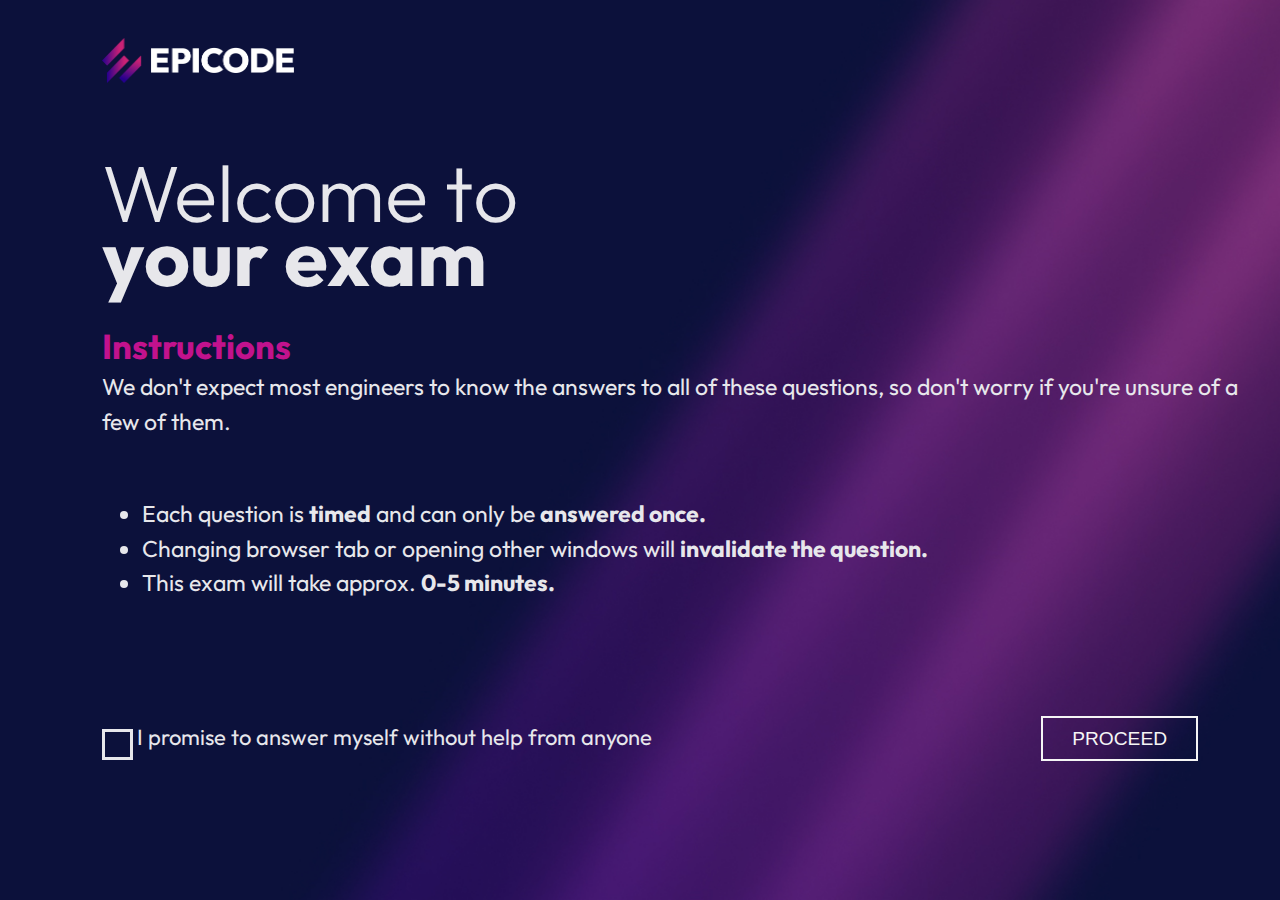
<file: Build_week_1/index.html>
<!DOCTYPE html>
<html lang="it">
  <head>
    <meta charset="UTF-8" />
    <meta name="viewport" content="width=device-width, initial-scale=1.0" />
    <title>Welcome page</title>
    <link rel="stylesheet" href="../Build_week_1/assets/css/style.css" />
  </head>
  <body>
    <header>
      <img
        src="../Build_week_1/assets/img/epicode_logo.png"
        alt="logo"
        title="logoEpicode"
        id="logo"
      />
    </header>
    <div id="container">
      <main>
        <h1>Welcome to <br /><span class="bolder">your exam</span></h1>
        <div id="pippo">
          <div id="top">
            <h2 id="instructions">Instructions</h2>
            <p>
              We don't expect most engineers to know the answers to all of these
              questions, so don't worry if you're unsure of a few of them.
            </p>
            <ul id="list">
              <li>
                Each question is <span class="bolder">timed</span> and can only
                be
                <span class="bolder">answered once.</span>
              </li>
              <li>
                Changing browser tab or opening other windows will
                <span class="bolder">invalidate the question.</span>
              </li>
              <li>
                This exam will take approx.
                <span class="bolder">0-5 minutes.</span>
              </li>
            </ul>
          </div>
        </div>
        <form>
          <label class="labelContainer"
            >I promise to answer myself without help from anyone
            <input type="checkbox" id="checkbox" onclick="checkCheckbox()" />
            <span class="checkmark"></span>
          </label>
          <button id="button" type="button" disabled>PROCEED</button>
        </form>
      </main>
    </div>
    <script src="../Build_week_1/assets/js/script_welcome.js"></script>
  </body>
</html>
</file>
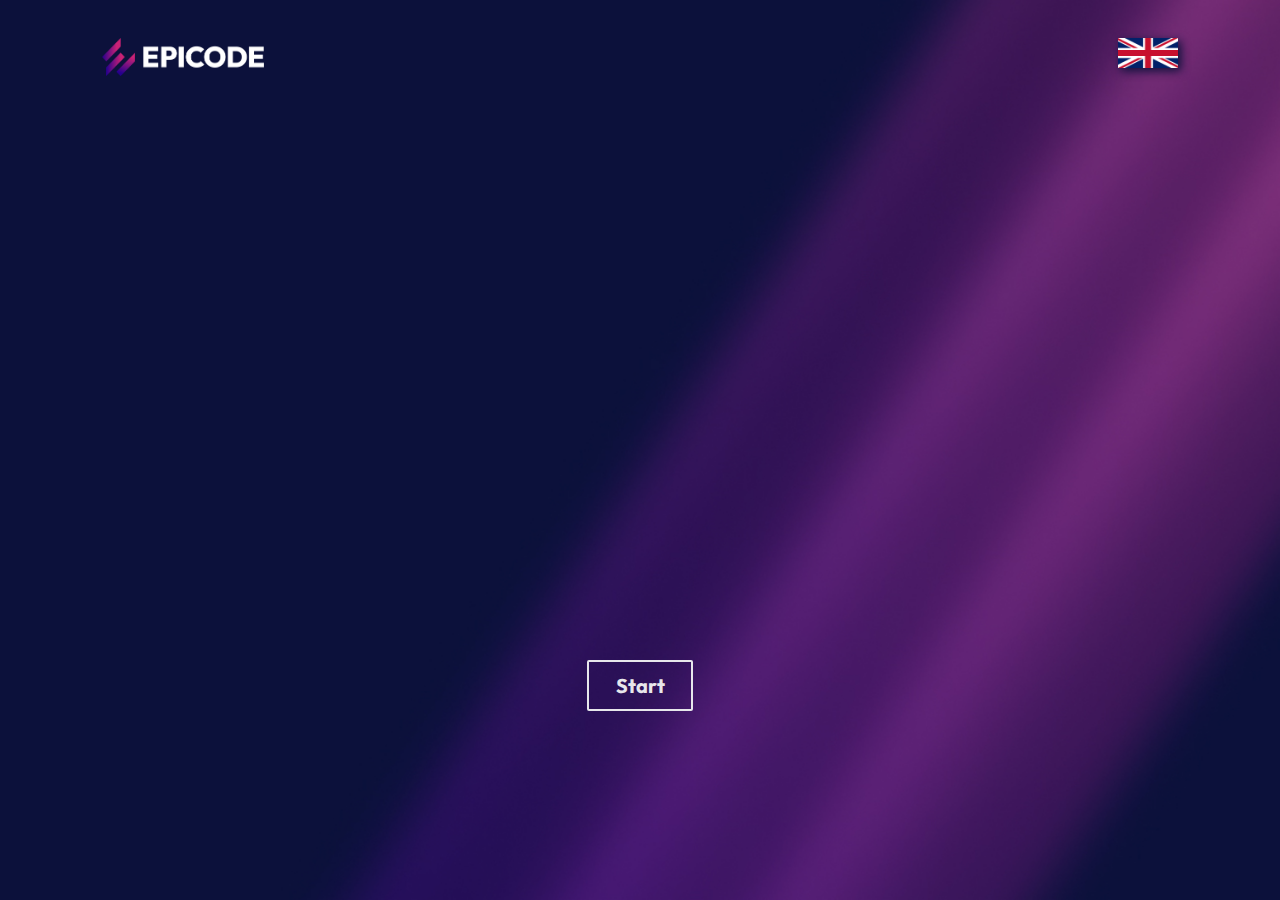
<file: Build_week_1/quiz.html>
<!DOCTYPE html>
<html lang="en">
  <head>
    <meta charset="UTF-8" />
    <meta name="viewport" content="width=device-width, initial-scale=1.0" />
    <title>prova quiz</title>
    <link rel="stylesheet" href="../Build_week_1/assets/css/quiz.css" />
  </head>
  <body>
    <header>
      <img id="logo" src="../Build_week_1/assets/img/epicode_logo.png" alt="Logo_epicode" />
      <img id="flag" src="../Build_week_1/assets/img/en_flag.png" alt="english_flag" />
    </header>

    <div id="quiz">
      <div id="question"></div>

      <h3 id="time"></h3>

      <div id="answers"></div>

      <button id="nextButton">Start</button>
    </div>

    <!-- Aggiungi questo elemento per visualizzare il numero di avanzamento delle domande -->
    <div id="questionProgress"></div>

    <script src="../Build_week_1/assets/js/quiz.js"></script>
  </body>
</html>
</file>
<file: Build_week_1/assets/css/style.css>
@import url("https://fonts.googleapis.com/css2?family=Outfit:wght@300;700;900&display=swap");

html,
body {
  margin: 0;
  padding: 0;
  box-sizing: border-box;
  line-height: 0.8;
  font-size: 1.2em;
  text-align: left;
  font-family: "Outfit", sans-serif;
}

body {
  background: url(../img/bg.jpg) no-repeat;
  background-size: cover;
  width: 100%;
  height: 100%;
  color: #e7e7eb;
}

#logo {
  width: 15%;
  padding: 3% 8%;
}

#container {
  padding: 3% 0 3% 8%;
}

h1 {
  font-weight: 300;
  font-size: 80px;
  margin-top: 0;
  margin-bottom: 0.5em;
}

p {
  margin: 0;
}

.bolder {
  font-weight: bold;
}

#button {
  display: inline-block;
  position: relative;
  margin-left: 20em;
  padding: 0.5em 1.5em;
  cursor: pointer;
  font-size: 1rem;
  background-color: transparent;
  border: solid 2px;
  color: whitesmoke;
  font-weight: 400;
}

#instructions {
  color: #c2128d;
  margin: 7px 0px;
}

#list {
  margin: 3rem 0 2rem;
}

form {
  margin-top: 6rem;
}

.labelContainer {
  display: inline-block;
  position: relative;
  padding-left: 35px;
  margin-bottom: 12px;
  cursor: pointer;
  font-size: 22px;
  -webkit-user-select: none;
  -moz-user-select: none;
  -ms-user-select: none;
  user-select: none;
}

.labelContainer input {
  position: absolute;
  opacity: 0;
  cursor: pointer;
  height: 0;
  width: 0;
}

/* Create a custom checkbox */
.checkmark {
  position: absolute;
  top: 0;
  left: 0;
  height: 25px;
  width: 25px;
  background-color: transparent;
  border: solid;
}

/* On mouse-over, add a grey background color */
.labelContainer:hover input ~ .checkmark {
  background-color: #ccc;
}

/* When the checkbox is checked, add a blue background */
.labelContainer input:checked ~ .checkmark {
  background-color: #2196f3;
}

/* Create the checkmark/indicator (hidden when not checked) */
.checkmark:after {
  content: "";
  position: absolute;
  display: none;
}

/* Show the checkmark when checked */
.labelContainer input:checked ~ .checkmark:after {
  display: block;
}

/* Style the checkmark/indicator */
.labelContainer .checkmark:after {
  left: 9px;
  top: 5px;
  width: 5px;
  height: 10px;
  border: solid white;
  border-width: 0 3px 3px 0;
  -webkit-transform: rotate(45deg);
  -ms-transform: rotate(45deg);
  transform: rotate(45deg);
}

#pippo {
  line-height: 1.5em;
}


#button:enabled {
  background-color: #00ffff;
  border: none;
  color: #0b133d;
  font-weight: bold;
  cursor: pointer;
  box-shadow: rgba(0, 255, 255, 0.12) 0px 2px 30px 15px,
    rgba(0, 255, 255, 0.32) 0px 2px 30px 15px;
}
</file>
<file: Build_week_1/assets/css/quiz.css>
@import url("https://fonts.googleapis.com/css2?family=Outfit:wght@300;700;900&display=swap");

html,
body {
  margin: 0;
  padding: 0;
  box-sizing: border-box;
  font-size: 1.2em;

  font-family: "Outfit", sans-serif;
}

body {
  background: url(../img/bg.jpg) no-repeat;
  background-size: cover;
  color: #e7e7eb;
  padding: 3% 8%;
  text-align: center;
}
header {
  margin-bottom: 5%;
  display: flex;
  justify-content: space-between;
}
#logo {
  width: 15%;
}

#flag {
  width: 60px;
  height: 30px;
  box-shadow: 3px 3px 10px #0d113a;
}

h3 {
  font-weight: 400;
}

h1 {
  margin-top: 0;
}

/* -------TIMER------ */
.skill {
  /* width: 160px;
    height: 160px;
    */
  float: right;

  position: relative;
}

.outer {
  width: 160px;
  height: 160px;
  padding: 20px;
  /* border: 1px solid  orangered; */

  box-shadow: 6px 6px 10px -1px rgba(0, 0, 0, 0.15),
    -6px -6px 10px -1px rgba(0, 0, 0, 0.15);
  border-radius: 50%;
}

.inner {
  width: 140px;
  height: 140px;
  /* border: 1px solid  orangered;  */
  border-radius: 50%;
  box-shadow: inset 4px 4px 6px -1px rgba(0, 0, 0, 0.2),
    inset -4px -4px 6px -1px rgba(0, 0, 0, 0.2);
  margin: 10px;
  display: flex;
  justify-content: center;
  align-items: center;
}

#esterno {
  /* cerhio colorato esterno*/
  fill: none;
  stroke: url(#GradientColor);
  stroke-width: 30px;
  stroke-dasharray: 530;
  stroke-dashoffset: 0;
  animation: anim 40s linear forwards;
}

#interno {
  /* cerchio colorato interno, fisso*/
  fill: none;
  stroke: #e7e7eb;
  stroke-width: 29.5px;
}

@keyframes anim {
  /* keyframes fa partire le animazioni su CSS*/

  100% {
    stroke-dashoffset: 530;
  }
}

/* ------FINE TIMER------ */

main {
  width: 100%;
  height: 100vh;
}

/* ----------QUIZ----------*/

.container {
  display: flex;
  height: 100vh;
  width: 100%;
}
.quiz-section {
  width: 100%;
}

.quiz-footer {
  display: flex;
  justify-content: space-between;
  align-items: center;
}

#question {
  font-size: 40px;
  font-weight: 600;
  height: 10vh;
}

button:not(#nextButton, .rateButton) {
  font-family: "Outfit", sans-serif;
  font-size: 20px;
  font-weight: 600;
  background-color: #e7e7eb28;
  color: #e7e7eb;
  padding: 2% 4%;

  width: 35%;
  margin: 15px 30px;
  border: #e7e7eb;
  box-shadow: 0 -9px #999;
  border-radius: 100px;

  cursor: pointer;
  transition: background-color 0.5s ease;
}

button:not(#nextButton):active {
  background-color: #900080;
}

#answers {
  margin: 50px 0;
  height: 25vh;
}

#nextButton,
.rateButton {
  font-family: "Outfit", sans-serif;
  font-size: 20px;
  font-weight: bold;
  background-color: transparent;
  padding: 1% 2.5%;
  border: 2px solid #e7e7eb;
  margin: 30px 0;
  border-radius: 0.1em;
  text-decoration: none;

  color: #e7e7eb;
  text-align: center;
  transition: 0.4s;
  cursor: pointer;

  display: inline-block;
}

#nextButton:hover {
  background-color: #e7e7eb28;
}

#time {
  height: 4vh;
  margin: 50px 0;
}

h2 {
  font-size: 60px;
}
</file>
